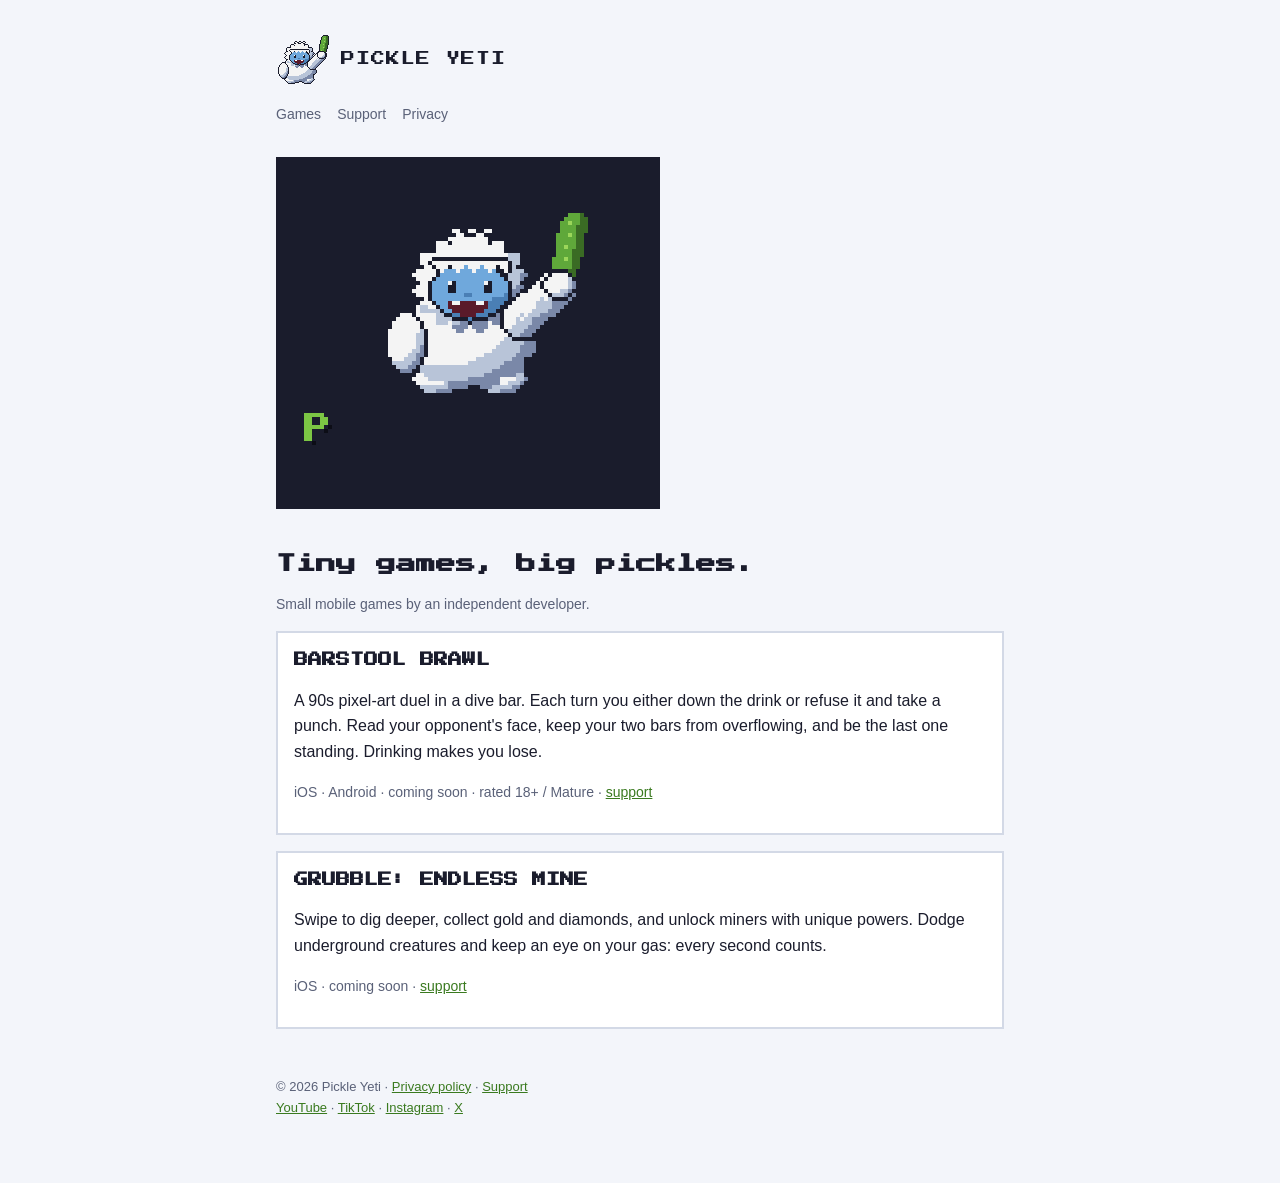
<file: index.html>
<!doctype html>
<html lang="en">
<head>
<title>Pickle Yeti</title>
<meta charset="utf-8">
<meta name="viewport" content="width=device-width, initial-scale=1">
<link rel="preconnect" href="https://fonts.googleapis.com">
<link href="https://fonts.googleapis.com/css2?family=Press+Start+2P&display=swap" rel="stylesheet">
<link rel="stylesheet" href="style.css">
<link rel="icon" type="image/png" href="assets/favicon.png">
<link rel="apple-touch-icon" href="assets/apple-touch-icon.png">
</head>
<body><main>
<header><a class="logo" href="./"><img src="assets/mascot.png" width="55" height="55" alt="">PICKLE YETI</a>
<nav><a href="./">Games</a><a href="support.html">Support</a><a href="privacy.html">Privacy</a></nav></header>
<img class="hero" src="assets/logo_anim@4x.gif" width="384" height="352" alt="Pickle Yeti: a pixel-art yeti holding up a pickle">
<h1>Tiny games, big pickles.</h1>
<p class="dim">Small mobile games by an independent developer.</p>

<div class="card" id="barstool-brawl">
  <h2>BARSTOOL BRAWL</h2>
  <p>A 90s pixel-art duel in a dive bar. Each turn you either down the drink or refuse it and take a punch. Read your opponent's face, keep your two bars from overflowing, and be the last one standing. Drinking makes you lose.</p>
  <p class="dim">iOS · Android · coming soon · rated 18+ / Mature · <a href="support.html#barstool-brawl">support</a></p>
</div>
<div class="card" id="grubble">
  <h2>GRUBBLE: ENDLESS MINE</h2>
  <p>Swipe to dig deeper, collect gold and diamonds, and unlock miners with unique powers. Dodge underground creatures and keep an eye on your gas: every second counts.</p>
  <p class="dim">iOS · coming soon · <a href="support.html#grubble">support</a></p>
</div>
<footer>© 2026 Pickle Yeti · <a href="privacy.html">Privacy policy</a> · <a href="support.html">Support</a><br><a href="https://www.youtube.com/@pickleyeti" rel="me">YouTube</a> · <a href="https://www.tiktok.com/@pickleyeti" rel="me">TikTok</a> · <a href="https://www.instagram.com/pickleyeti/" rel="me">Instagram</a> · <a href="https://x.com/pickleyeti" rel="me">X</a></footer>
</main></body>
</html>
</file>
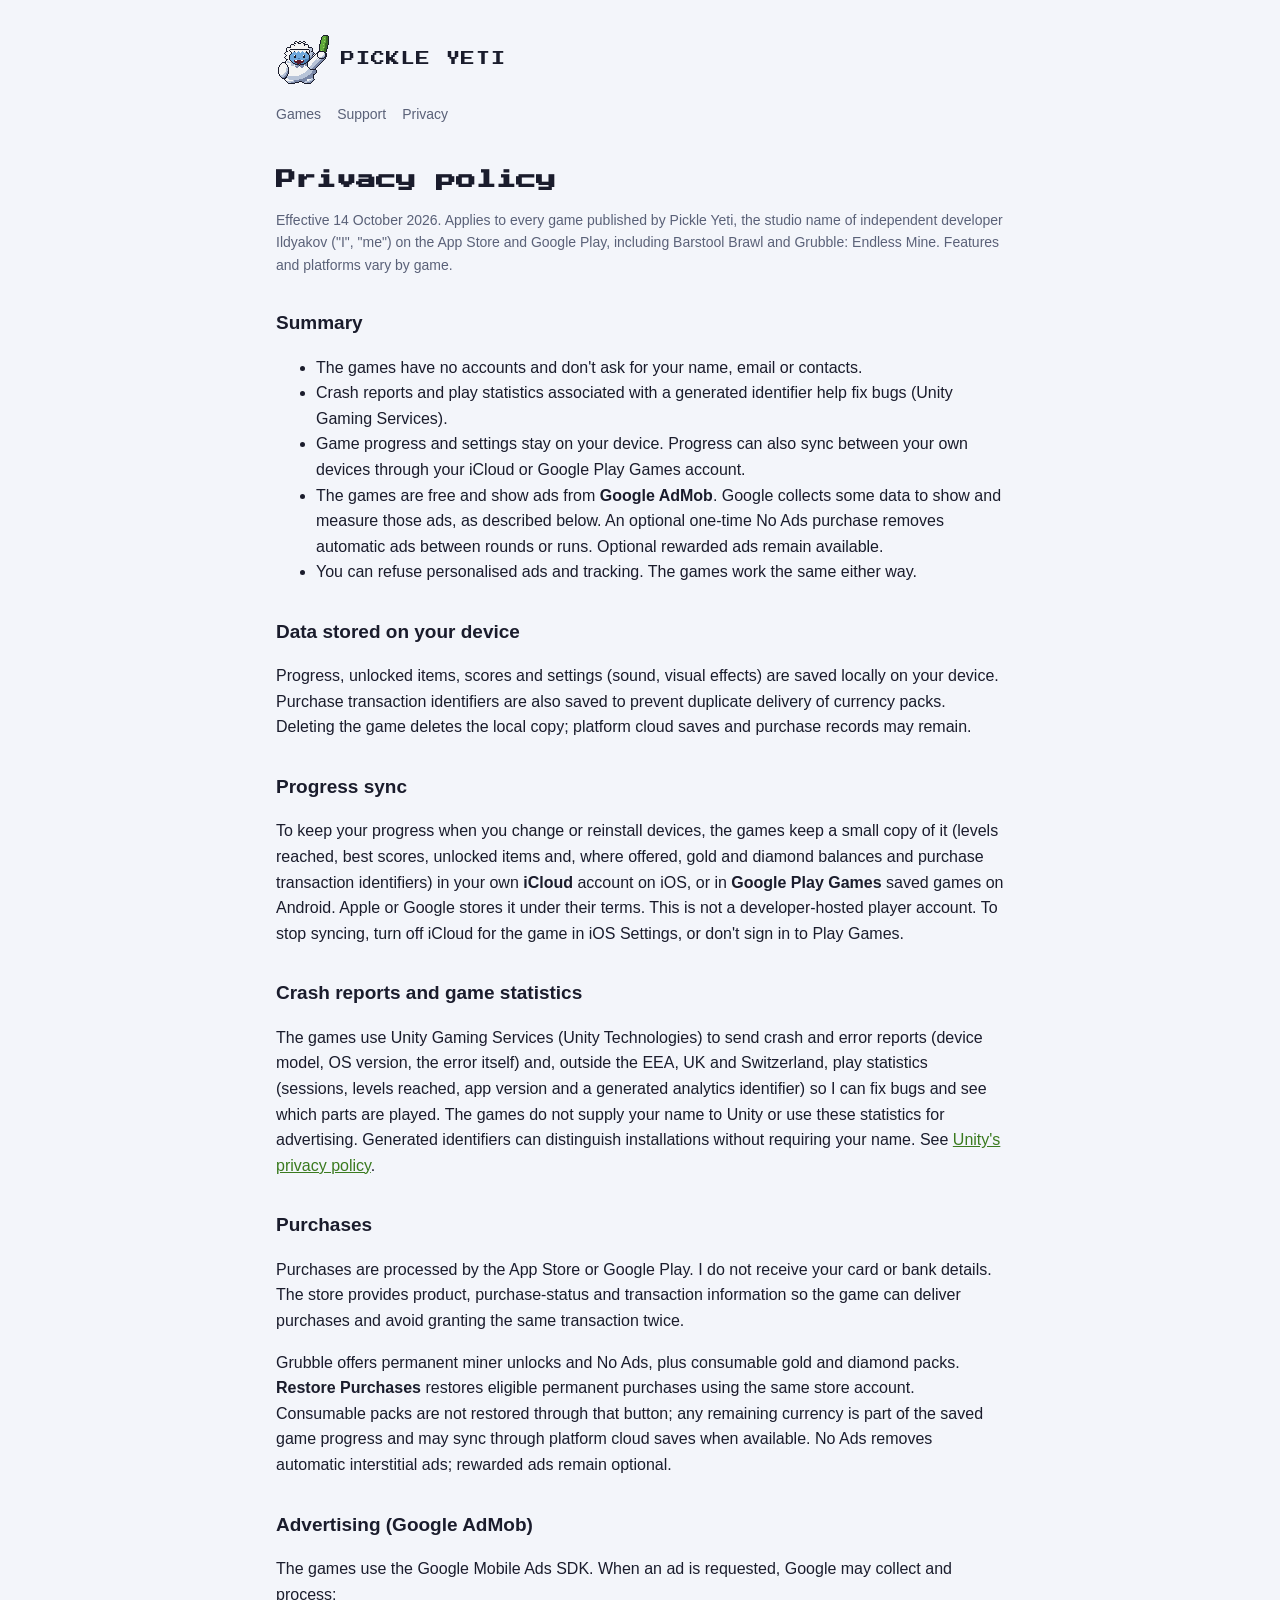
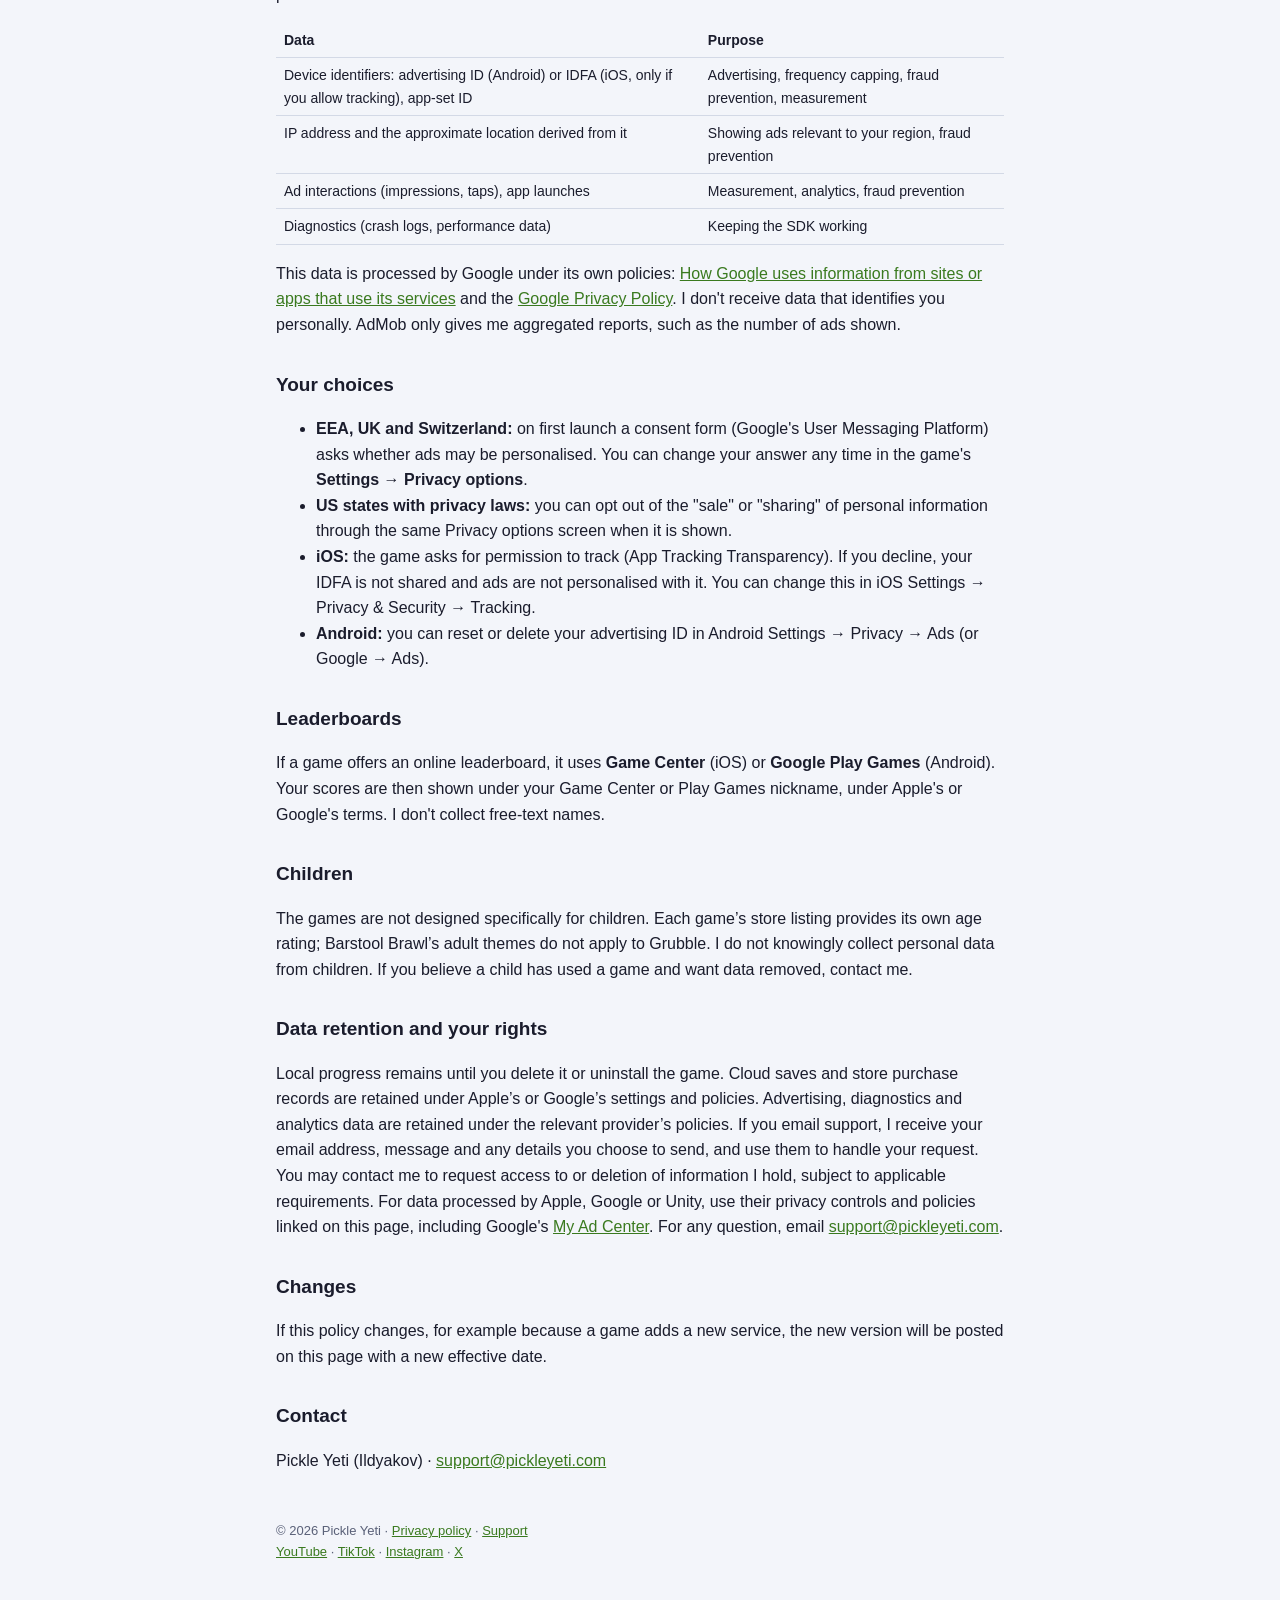
<file: privacy.html>
<!doctype html>
<html lang="en">
<head>
<title>Privacy Policy · Pickle Yeti</title>
<meta charset="utf-8">
<meta name="viewport" content="width=device-width, initial-scale=1">
<link rel="preconnect" href="https://fonts.googleapis.com">
<link href="https://fonts.googleapis.com/css2?family=Press+Start+2P&display=swap" rel="stylesheet">
<link rel="stylesheet" href="style.css">
<link rel="icon" type="image/png" href="assets/favicon.png">
<link rel="apple-touch-icon" href="assets/apple-touch-icon.png">
</head>
<body><main>
<header><a class="logo" href="./"><img src="assets/mascot.png" width="55" height="55" alt="">PICKLE YETI</a>
<nav><a href="./">Games</a><a href="support.html">Support</a><a href="privacy.html">Privacy</a></nav></header>
<h1>Privacy policy</h1>
<p class="dim">Effective 14 October 2026. Applies to every game published by Pickle Yeti, the studio name of independent developer Ildyakov ("I", "me") on the App Store and Google Play, including Barstool Brawl and Grubble: Endless Mine. Features and platforms vary by game.</p>

<h2>Summary</h2>
<ul>
  <li>The games have no accounts and don't ask for your name, email or contacts.</li>
  <li>Crash reports and play statistics associated with a generated identifier help fix bugs (Unity Gaming Services).</li>
  <li>Game progress and settings stay on your device. Progress can also sync between your own devices through your iCloud or Google Play Games account.</li>
  <li>The games are free and show ads from <b>Google AdMob</b>. Google collects some data to show and measure those ads, as described below. An optional one-time No Ads purchase removes automatic ads between rounds or runs. Optional rewarded ads remain available.</li>
  <li>You can refuse personalised ads and tracking. The games work the same either way.</li>
</ul>

<h2>Data stored on your device</h2>
<p>Progress, unlocked items, scores and settings (sound, visual effects) are saved locally on your device. Purchase transaction identifiers are also saved to prevent duplicate delivery of currency packs. Deleting the game deletes the local copy; platform cloud saves and purchase records may remain.</p>
<h2>Progress sync</h2>
<p>To keep your progress when you change or reinstall devices, the games keep a small copy of it (levels reached, best scores, unlocked items and, where offered, gold and diamond balances and purchase transaction identifiers) in your own <b>iCloud</b> account on iOS, or in <b>Google Play Games</b> saved games on Android. Apple or Google stores it under their terms. This is not a developer-hosted player account. To stop syncing, turn off iCloud for the game in iOS Settings, or don't sign in to Play Games.</p>
<h2>Crash reports and game statistics</h2>
<p>The games use Unity Gaming Services (Unity Technologies) to send crash and error reports (device model, OS version, the error itself) and, outside the EEA, UK and Switzerland, play statistics (sessions, levels reached, app version and a generated analytics identifier) so I can fix bugs and see which parts are played. The games do not supply your name to Unity or use these statistics for advertising. Generated identifiers can distinguish installations without requiring your name. See <a href="https://unity.com/legal/game-player-and-app-user-privacy-policy">Unity's privacy policy</a>.</p>
<h2>Purchases</h2>
<p>Purchases are processed by the App Store or Google Play. I do not receive your card or bank details. The store provides product, purchase-status and transaction information so the game can deliver purchases and avoid granting the same transaction twice.</p>
<p>Grubble offers permanent miner unlocks and No Ads, plus consumable gold and diamond packs. <b>Restore Purchases</b> restores eligible permanent purchases using the same store account. Consumable packs are not restored through that button; any remaining currency is part of the saved game progress and may sync through platform cloud saves when available. No Ads removes automatic interstitial ads; rewarded ads remain optional.</p>

<h2>Advertising (Google AdMob)</h2>
<p>The games use the Google Mobile Ads SDK. When an ad is requested, Google may collect and process:</p>
<table>
  <tr><th>Data</th><th>Purpose</th></tr>
  <tr><td>Device identifiers: advertising ID (Android) or IDFA (iOS, only if you allow tracking), app-set ID</td><td>Advertising, frequency capping, fraud prevention, measurement</td></tr>
  <tr><td>IP address and the approximate location derived from it</td><td>Showing ads relevant to your region, fraud prevention</td></tr>
  <tr><td>Ad interactions (impressions, taps), app launches</td><td>Measurement, analytics, fraud prevention</td></tr>
  <tr><td>Diagnostics (crash logs, performance data)</td><td>Keeping the SDK working</td></tr>
</table>
<p>This data is processed by Google under its own policies: <a href="https://policies.google.com/technologies/partner-sites">How Google uses information from sites or apps that use its services</a> and the <a href="https://policies.google.com/privacy">Google Privacy Policy</a>. I don't receive data that identifies you personally. AdMob only gives me aggregated reports, such as the number of ads shown.</p>

<h2>Your choices</h2>
<ul>
  <li><b>EEA, UK and Switzerland:</b> on first launch a consent form (Google's User Messaging Platform) asks whether ads may be personalised. You can change your answer any time in the game's <b>Settings → Privacy options</b>.</li>
  <li><b>US states with privacy laws:</b> you can opt out of the "sale" or "sharing" of personal information through the same Privacy options screen when it is shown.</li>
  <li><b>iOS:</b> the game asks for permission to track (App Tracking Transparency). If you decline, your IDFA is not shared and ads are not personalised with it. You can change this in iOS Settings → Privacy &amp; Security → Tracking.</li>
  <li><b>Android:</b> you can reset or delete your advertising ID in Android Settings → Privacy → Ads (or Google → Ads).</li>
</ul>

<h2>Leaderboards</h2>
<p>If a game offers an online leaderboard, it uses <b>Game Center</b> (iOS) or <b>Google Play Games</b> (Android). Your scores are then shown under your Game Center or Play Games nickname, under Apple's or Google's terms. I don't collect free-text names.</p>

<h2>Children</h2>
<p>The games are not designed specifically for children. Each game’s store listing provides its own age rating; Barstool Brawl’s adult themes do not apply to Grubble. I do not knowingly collect personal data from children. If you believe a child has used a game and want data removed, contact me.</p>

<h2>Data retention and your rights</h2>
<p>Local progress remains until you delete it or uninstall the game. Cloud saves and store purchase records are retained under Apple’s or Google’s settings and policies. Advertising, diagnostics and analytics data are retained under the relevant provider’s policies. If you email support, I receive your email address, message and any details you choose to send, and use them to handle your request. You may contact me to request access to or deletion of information I hold, subject to applicable requirements. For data processed by Apple, Google or Unity, use their privacy controls and policies linked on this page, including Google's <a href="https://myadcenter.google.com/">My Ad Center</a>. For any question, email <a href="mailto:support@pickleyeti.com">support@pickleyeti.com</a>.</p>

<h2>Changes</h2>
<p>If this policy changes, for example because a game adds a new service, the new version will be posted on this page with a new effective date.</p>

<h2>Contact</h2>
<p>Pickle Yeti (Ildyakov) · <a href="mailto:support@pickleyeti.com">support@pickleyeti.com</a></p>
<footer>© 2026 Pickle Yeti · <a href="privacy.html">Privacy policy</a> · <a href="support.html">Support</a><br><a href="https://www.youtube.com/@pickleyeti" rel="me">YouTube</a> · <a href="https://www.tiktok.com/@pickleyeti" rel="me">TikTok</a> · <a href="https://www.instagram.com/pickleyeti/" rel="me">Instagram</a> · <a href="https://x.com/pickleyeti" rel="me">X</a></footer>
</main></body>
</html>
</file>
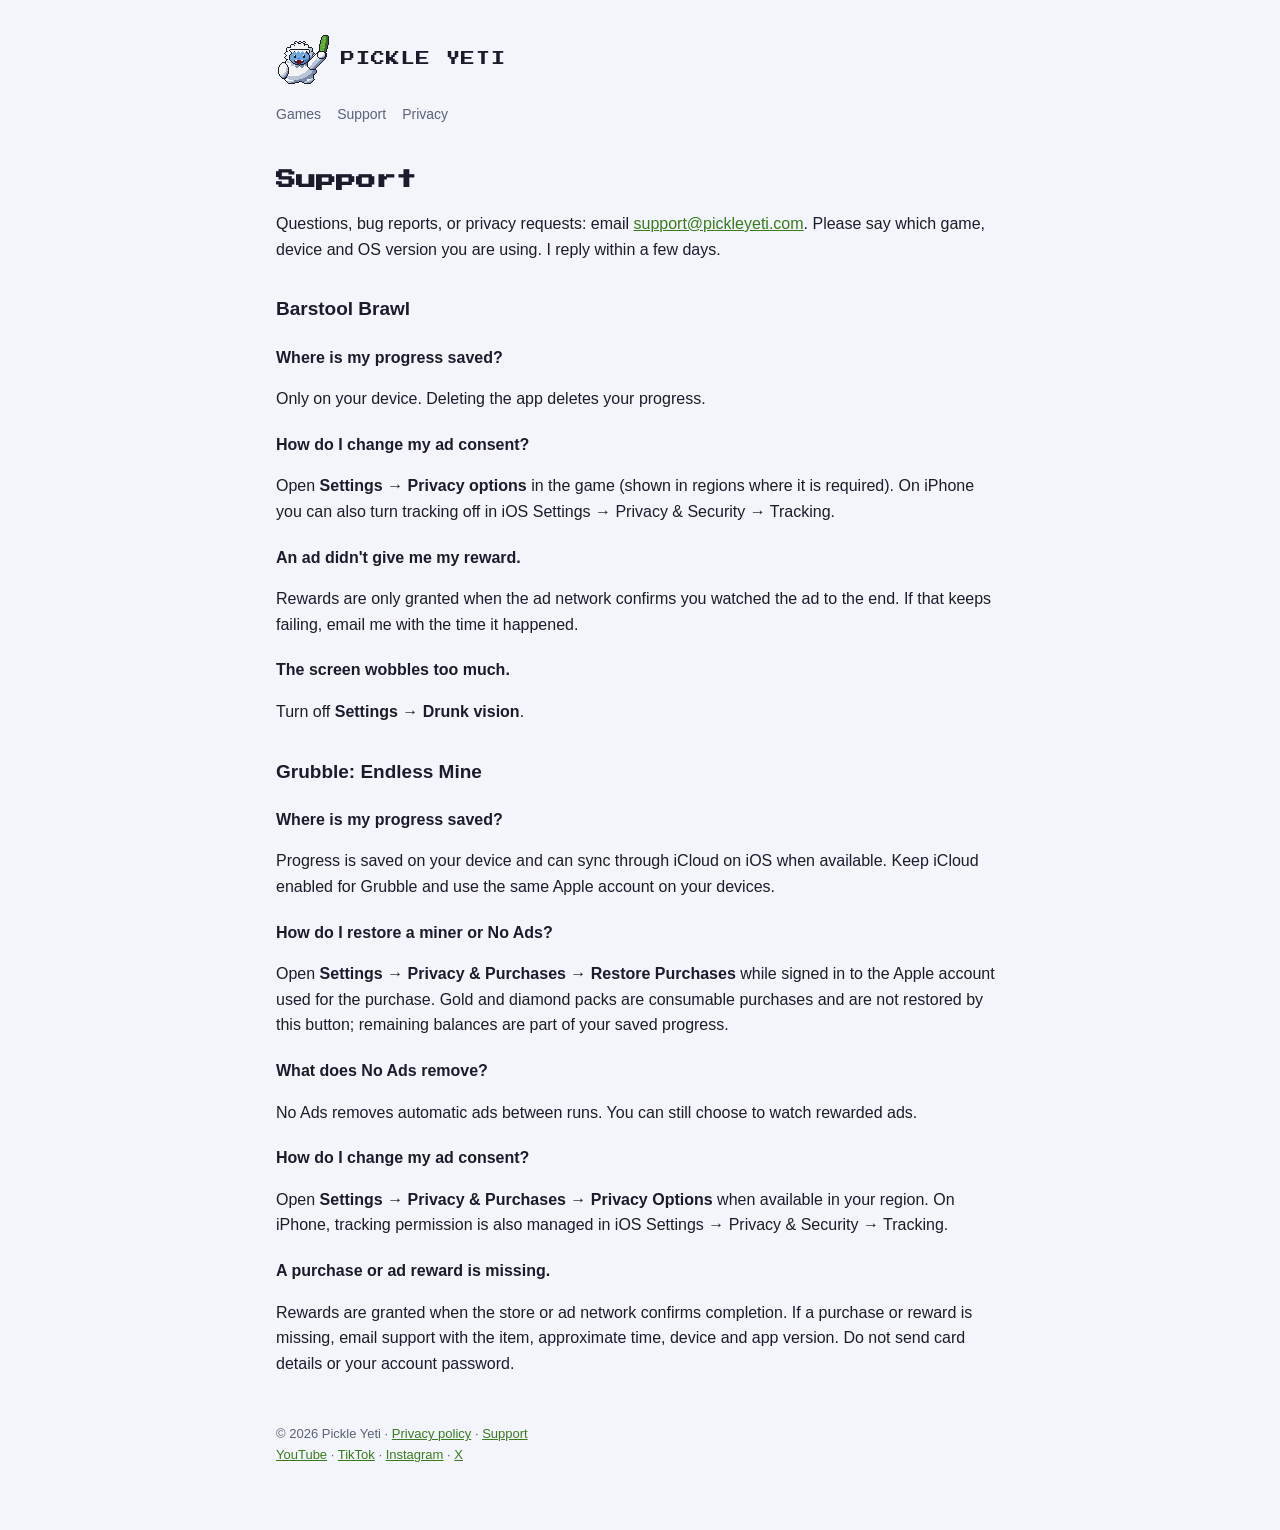
<file: support.html>
<!doctype html>
<html lang="en">
<head>
<title>Support · Pickle Yeti</title>
<meta charset="utf-8">
<meta name="viewport" content="width=device-width, initial-scale=1">
<link rel="preconnect" href="https://fonts.googleapis.com">
<link href="https://fonts.googleapis.com/css2?family=Press+Start+2P&display=swap" rel="stylesheet">
<link rel="stylesheet" href="style.css">
<link rel="icon" type="image/png" href="assets/favicon.png">
<link rel="apple-touch-icon" href="assets/apple-touch-icon.png">
</head>
<body><main>
<header><a class="logo" href="./"><img src="assets/mascot.png" width="55" height="55" alt="">PICKLE YETI</a>
<nav><a href="./">Games</a><a href="support.html">Support</a><a href="privacy.html">Privacy</a></nav></header>
<h1>Support</h1>
<p>Questions, bug reports, or privacy requests: email <a href="mailto:support@pickleyeti.com">support@pickleyeti.com</a>. Please say which game, device and OS version you are using. I reply within a few days.</p>

<h2 id="barstool-brawl">Barstool Brawl</h2>
<h3>Where is my progress saved?</h3>
<p>Only on your device. Deleting the app deletes your progress.</p>
<h3>How do I change my ad consent?</h3>
<p>Open <b>Settings → Privacy options</b> in the game (shown in regions where it is required). On iPhone you can also turn tracking off in iOS Settings → Privacy &amp; Security → Tracking.</p>
<h3>An ad didn't give me my reward.</h3>
<p>Rewards are only granted when the ad network confirms you watched the ad to the end. If that keeps failing, email me with the time it happened.</p>
<h3>The screen wobbles too much.</h3>
<p>Turn off <b>Settings → Drunk vision</b>.</p>
<h2 id="grubble">Grubble: Endless Mine</h2>
<h3>Where is my progress saved?</h3>
<p>Progress is saved on your device and can sync through iCloud on iOS when available. Keep iCloud enabled for Grubble and use the same Apple account on your devices.</p>
<h3>How do I restore a miner or No Ads?</h3>
<p>Open <b>Settings → Privacy &amp; Purchases → Restore Purchases</b> while signed in to the Apple account used for the purchase. Gold and diamond packs are consumable purchases and are not restored by this button; remaining balances are part of your saved progress.</p>
<h3>What does No Ads remove?</h3>
<p>No Ads removes automatic ads between runs. You can still choose to watch rewarded ads.</p>
<h3>How do I change my ad consent?</h3>
<p>Open <b>Settings → Privacy &amp; Purchases → Privacy Options</b> when available in your region. On iPhone, tracking permission is also managed in iOS Settings → Privacy &amp; Security → Tracking.</p>
<h3>A purchase or ad reward is missing.</h3>
<p>Rewards are granted when the store or ad network confirms completion. If a purchase or reward is missing, email support with the item, approximate time, device and app version. Do not send card details or your account password.</p>
<footer>© 2026 Pickle Yeti · <a href="privacy.html">Privacy policy</a> · <a href="support.html">Support</a><br><a href="https://www.youtube.com/@pickleyeti" rel="me">YouTube</a> · <a href="https://www.tiktok.com/@pickleyeti" rel="me">TikTok</a> · <a href="https://www.instagram.com/pickleyeti/" rel="me">Instagram</a> · <a href="https://x.com/pickleyeti" rel="me">X</a></footer>
</main></body>
</html>
</file>
<file: style.css>
:root {
  /* Pickle Yeti: logo navy #1a1c2c, pickle greens #7cc644 / #3a6b24, fur #f4f4f4 / #b8c4d8 */
  --bg: #f3f5fa; --ink: #1a1c2c; --dim: #5a6178; --accent: #3a7a1f; --panel: #ffffff; --line: #d3d9e6; --splash: #1a1c2c;
}
@media (prefers-color-scheme: dark) {
  :root { --bg: #1a1c2c; --ink: #f4f4f4; --dim: #a3abc2; --accent: #7cc644; --panel: #23263a; --line: #34384f; }
}
* { box-sizing: border-box; }
body { margin: 0; background: var(--bg); color: var(--ink); font: 16px/1.6 -apple-system, BlinkMacSystemFont, "Segoe UI", Roboto, sans-serif; }
main { max-width: 760px; margin: 0 auto; padding: 32px 16px 64px; }
header a { color: var(--ink); text-decoration: none; }
.logo { font-family: "Press Start 2P", monospace; font-size: 14px; letter-spacing: 1px; display: inline-flex; align-items: center; gap: 10px; }
.logo img, .hero { image-rendering: pixelated; }
.hero { display: block; width: 384px; max-width: 100%; height: auto; margin: 32px 0 0; background: var(--splash); }
nav { margin-top: 8px; font-size: 14px; }
nav a { color: var(--dim); margin-right: 16px; }
h1 { font-family: "Press Start 2P", monospace; font-size: 20px; line-height: 1.5; margin: 40px 0 8px; }
h2 { font-size: 19px; margin: 32px 0 8px; }
h3 { font-size: 16px; margin: 20px 0 4px; }
a { color: var(--accent); }
.dim { color: var(--dim); font-size: 14px; }
.card { background: var(--panel); border: 2px solid var(--line); padding: 16px; margin: 16px 0; }
.card h2 { margin-top: 0; font-family: "Press Start 2P", monospace; font-size: 14px; }
table { border-collapse: collapse; width: 100%; font-size: 14px; }
th, td { text-align: left; padding: 6px 8px; border-bottom: 1px solid var(--line); vertical-align: top; }
footer { margin-top: 48px; color: var(--dim); font-size: 13px; }
</file>
